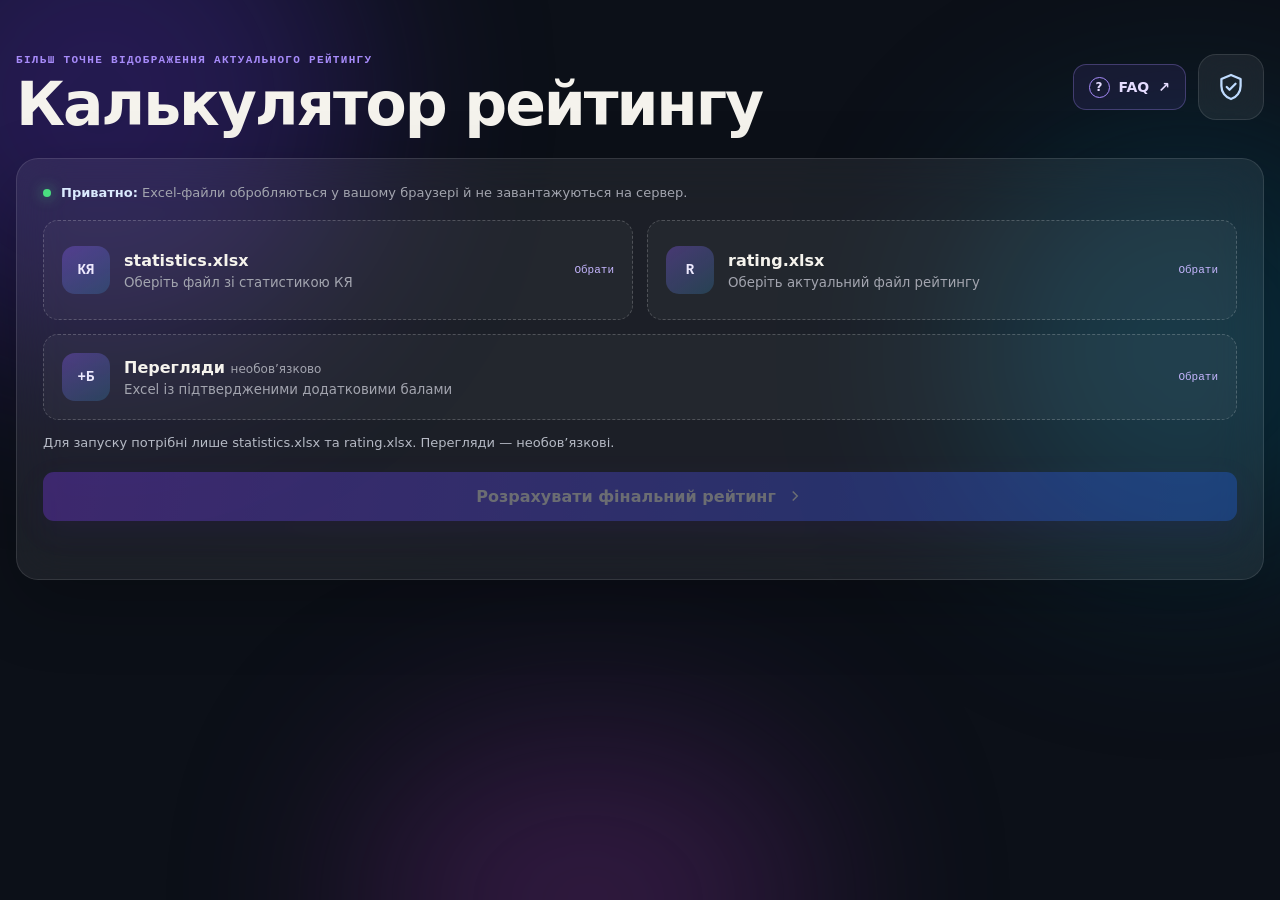
<file: index.html>
<!doctype html>
<html lang="uk">
<head>
  <meta charset="utf-8">
  <meta http-equiv="Content-Security-Policy" content="default-src 'none'; script-src 'self'; style-src 'self'; img-src data:; font-src 'self'; connect-src 'none'; object-src 'none'; base-uri 'none'; form-action 'none'; frame-src 'none'; worker-src 'none';">
  <meta name="referrer" content="no-referrer">
  <meta name="viewport" content="width=device-width, initial-scale=1">
  <meta name="description" content="Локальний розрахунок фінального рейтингу за Excel-файлами.">
  <title>Quality Rating</title>
  <link rel="icon" href="data:,">
  <link rel="stylesheet" href="styles.css?v=20260909-faq">
</head>
<body>
  <div class="aurora" aria-hidden="true">
    <span class="blob blob-a"></span>
    <span class="blob blob-b"></span>
    <span class="blob blob-c"></span>
  </div>

  <main class="shell">
    <header class="topbar">
      <div>
        <p class="eyebrow">Більш точне відображення актуального рейтингу</p>
        <h1>Калькулятор рейтингу</h1>
      </div>
      <div class="topbar-actions">
        <a class="help-link" href="faq.html" target="_blank" rel="noopener noreferrer" aria-label="FAQ — відповіді на запитання (у новій вкладці)" title="Довідка відкриється в новій вкладці">
          <span class="help-mark" aria-hidden="true">?</span>
          FAQ <span aria-hidden="true">↗</span>
        </a>
        <div class="shield" aria-label="Файли обробляються локально">
          <svg viewBox="0 0 24 24" aria-hidden="true"><path d="M12 3 4.8 6v5.2c0 4.5 2.9 8.5 7.2 9.8 4.3-1.3 7.2-5.3 7.2-9.8V6L12 3Z"/><path d="m8.8 12 2.1 2.1 4.5-4.5"/></svg>
        </div>
      </div>
    </header>

    <section class="panel input-panel">
      <div class="privacy-note">
        <span class="privacy-dot"></span>
        <span><strong>Приватно:</strong> Excel-файли обробляються у вашому браузері й не завантажуються на сервер.</span>
      </div>

      <div class="upload-grid">
        <label class="upload-card" id="qualityCard">
          <input id="qualityFile" type="file" accept=".xlsx" class="file-input">
          <span class="upload-icon">КЯ</span>
          <span class="upload-copy">
            <strong>statistics.xlsx</strong>
            <small id="qualityName">Оберіть файл зі статистикою КЯ</small>
          </span>
          <span class="upload-state" id="qualityState">Обрати</span>
        </label>

        <label class="upload-card" id="ratingCard">
          <input id="ratingFile" type="file" accept=".xlsx" class="file-input">
          <span class="upload-icon">R</span>
          <span class="upload-copy">
            <strong>rating.xlsx</strong>
            <small id="ratingName">Оберіть актуальний файл рейтингу</small>
          </span>
          <span class="upload-state" id="ratingState">Обрати</span>
        </label>
      </div>

      <div class="optional-upload">
        <label class="upload-card" id="reviewsCard">
          <input id="reviewsFile" type="file" accept=".xlsx" class="file-input">
          <span class="upload-icon">+Б</span>
          <span class="upload-copy">
            <strong>Перегляди <span class="optional-label">необов’язково</span></strong>
            <small id="reviewsName">Excel із підтвердженими додатковими балами</small>
          </span>
          <span class="upload-state" id="reviewsState">Обрати</span>
        </label>
        <button class="secondary-button" id="removeReviews" type="button" hidden>Прибрати перегляди</button>
      </div>

      <div class="sheet-row" id="sheetRow" hidden>
        <label for="sheetSelect">Лист фінального рейтингу</label>
        <select id="sheetSelect"></select>
      </div>

      <div class="sheet-row" id="reviewOptions" hidden>
        <label for="reviewPeriod">Місяць і рік переглядів — за датою замовлення</label>
        <input id="reviewPeriod" type="month" disabled>
        <p class="input-hint">Лише підтверджені записи («да» / «так») з числовими балами. Суми за місяць замінять колонку «перегляд»; без третього файлу залишаться значення з рейтингу. Місяць визначається з формул обраного листа — перевірте його.</p>
      </div>

      <section class="missing-box" id="reviewMapping" hidden>
        <strong>Потрібне зіставлення ПІБ переглядів</strong>
        <p>Без вибору працівника ці ПІБ не враховуються. Якщо це та сама людина, оберіть її нижче та натисніть «Розрахувати». Вибір діє лише для поточних файлів і місяця.</p>
        <div id="reviewMappingList"></div>
      </section>

      <p class="input-hint" id="readiness" aria-live="polite">Для запуску потрібні лише statistics.xlsx та rating.xlsx. Перегляди — необов’язкові.</p>
      <button class="primary-button" id="calculateButton" type="button" aria-describedby="readiness" disabled>
        <span>Розрахувати фінальний рейтинг</span>
        <svg viewBox="0 0 24 24" aria-hidden="true"><path d="m9 18 6-6-6-6"/></svg>
      </button>
      <p class="progress" id="progress" aria-live="polite"></p>
    </section>

    <section class="results" id="results" hidden>
      <div class="summary-grid">
        <article class="summary-card"><span>Працівників</span><strong id="totalCount">0</strong></article>
        <article class="summary-card"><span>Знайдено КЯ</span><strong id="foundCount">0</strong></article>
        <article class="summary-card warning"><span>Без КЯ</span><strong id="missingCount">0</strong></article>
        <article class="summary-card"><span>Лист</span><strong class="sheet-summary" id="sheetSummary">—</strong></article>
      </div>

      <div class="panel rating-panel">
        <div class="results-head">
          <div>
            <p class="eyebrow">Результат</p>
            <h2>Фінальний рейтинг</h2>
          </div>
          <div class="actions">
            <button class="download-button" id="downloadExcel" type="button">Завантажити Excel</button>
          </div>
        </div>

        <div class="zone-legend" aria-label="Кольорові зони">
          <span class="zone-pill green">10%</span>
          <span class="zone-pill light-green">20%</span>
          <span class="zone-pill yellow">40%</span>
          <span class="zone-pill pink">20%</span>
          <span class="zone-pill red">10%</span>
        </div>

        <p class="input-hint" id="participationSummary" aria-live="polite"></p>
        <div class="missing-box" id="missingBox" hidden>
          <strong>Потрібна увага</strong>
          <p id="missingText"></p>
        </div>

        <p class="input-hint" id="reviewSummary" aria-live="polite"></p>
        <details class="review-details" id="reviewDetails" hidden>
          <summary>Зміни переглядів і записи, що потребують уваги</summary>
          <pre id="reviewAudit"></pre>
        </details>

        <div class="table-wrap" tabindex="0" role="region" aria-label="Повна таблиця рейтингу, горизонтальна прокрутка">
          <table id="ratingTable">
            <thead>
              <tr id="ratingHead"></tr>
            </thead>
            <tbody id="ratingBody"></tbody>
          </table>
        </div>
      </div>
    </section>

  </main>

  <div class="toast" id="toast" role="status"></div>

  <script src="exceljs-4.4.0.min.js"></script>
  <script src="rating-core.js?v=20260909-gray"></script>
  <script src="app.js?v=20260909-excel-only"></script>
</body>
</html>
</file>
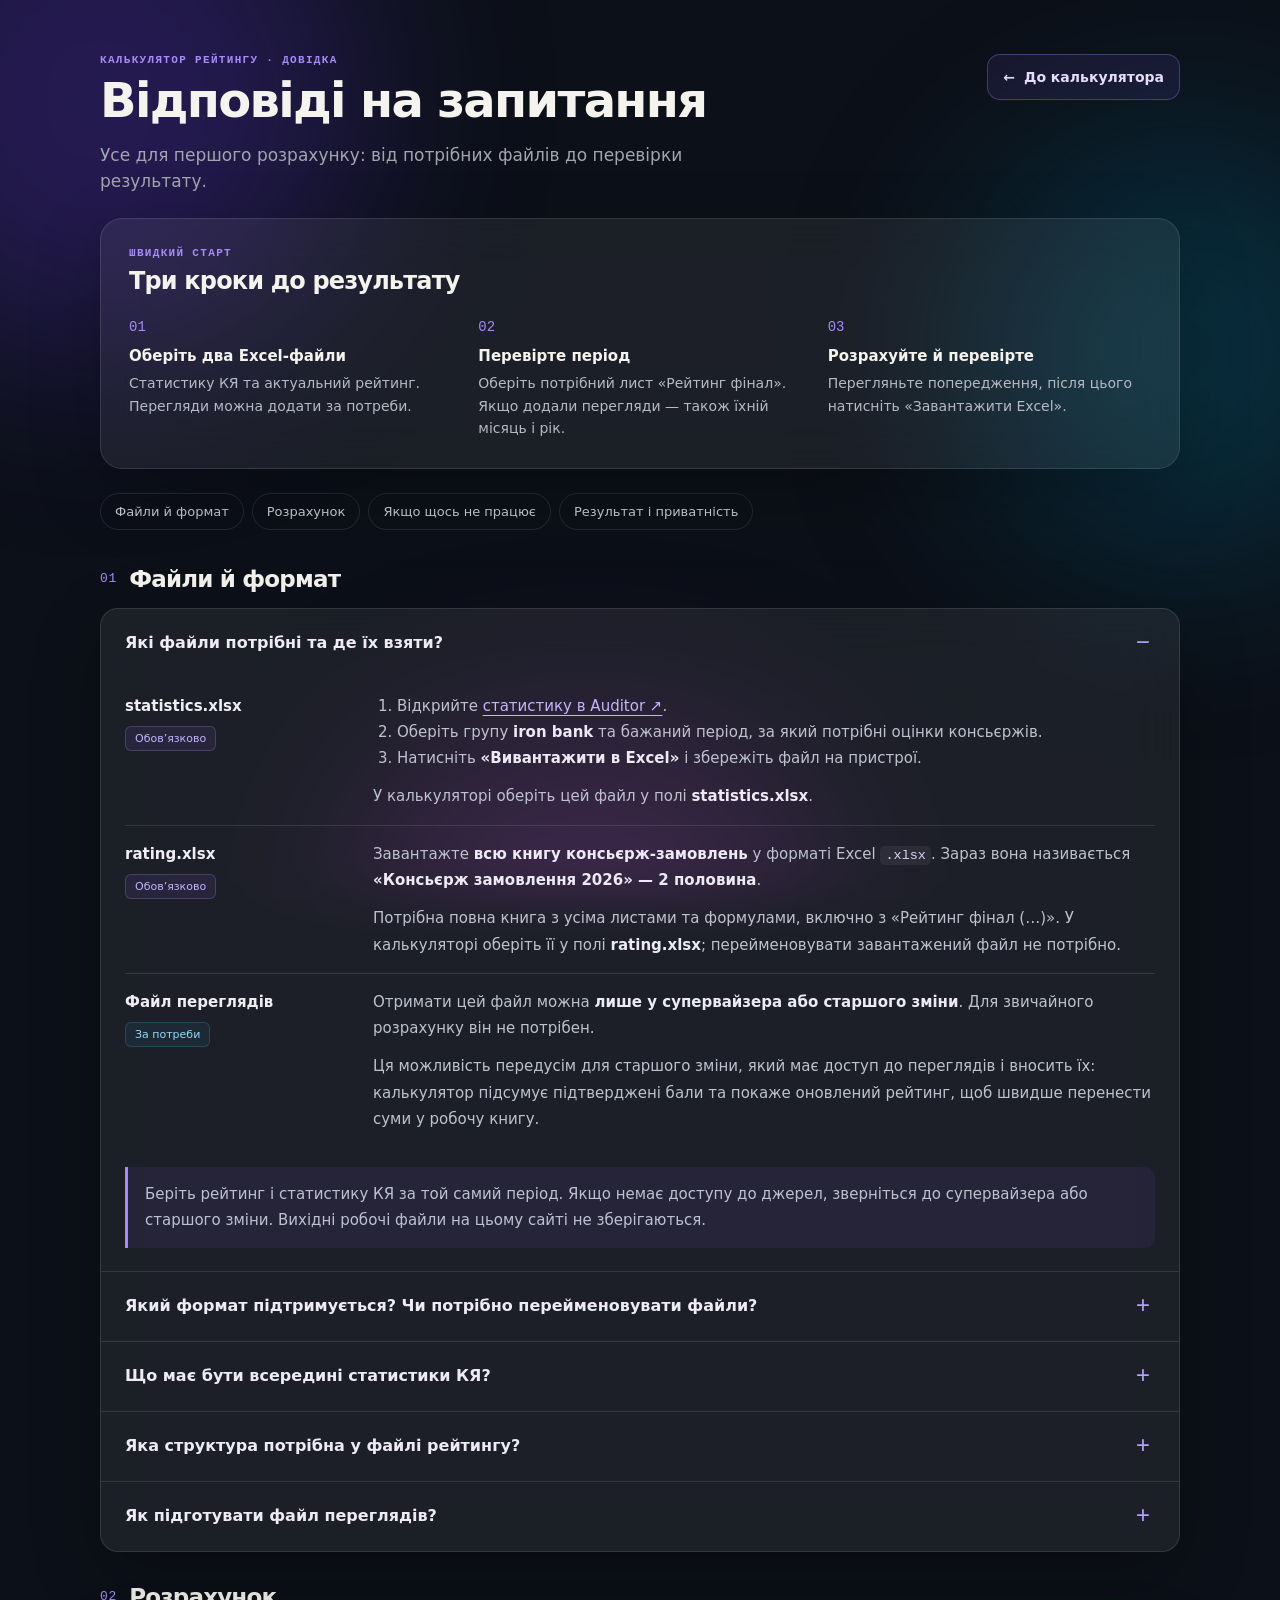
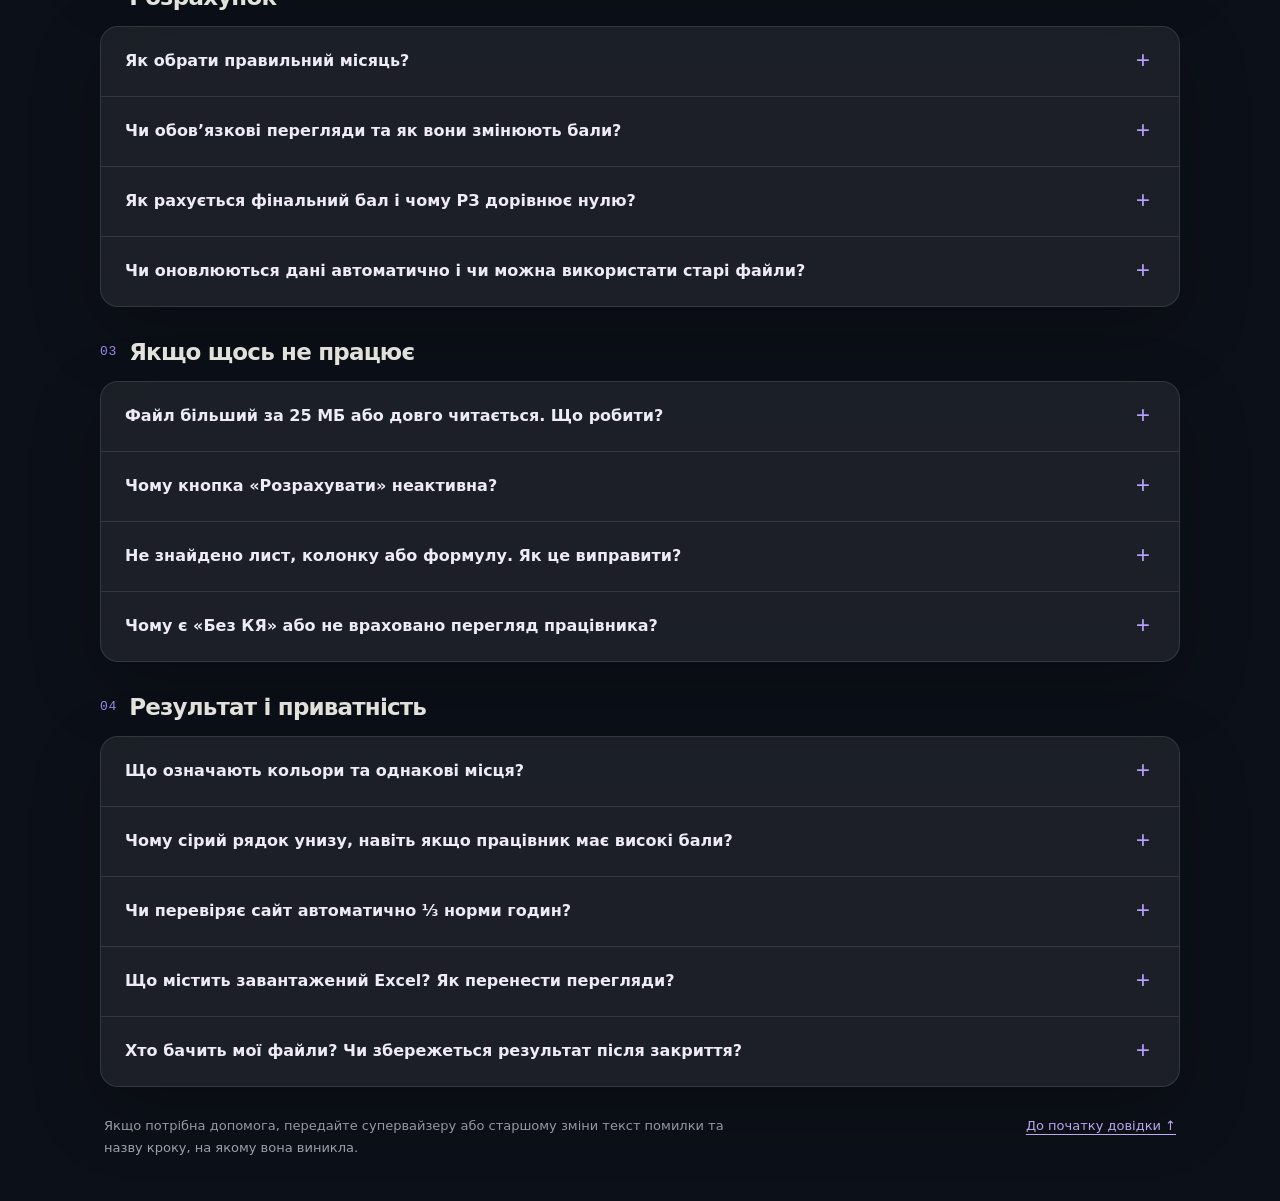
<file: faq.html>
<!doctype html>
<html lang="uk">
<head>
  <meta charset="utf-8">
  <meta http-equiv="Content-Security-Policy" content="default-src 'none'; script-src 'self'; style-src 'self'; img-src data:; font-src 'self'; connect-src 'none'; object-src 'none'; base-uri 'none'; form-action 'none'; frame-src 'none'; worker-src 'none';">
  <meta name="referrer" content="no-referrer">
  <meta name="viewport" content="width=device-width, initial-scale=1">
  <meta name="description" content="Довідка калькулятора рейтингу: де взяти Excel-файли, який формат потрібен, як враховуються КЯ та перегляди і що робити з помилками.">
  <title>FAQ — Калькулятор рейтингу</title>
  <link rel="icon" href="data:,">
  <link rel="stylesheet" href="styles.css?v=20260909-faq">
</head>
<body>
  <div class="aurora" aria-hidden="true">
    <span class="blob blob-a"></span>
    <span class="blob blob-b"></span>
    <span class="blob blob-c"></span>
  </div>

  <main class="shell faq-shell" id="top">
    <header class="topbar faq-topbar">
      <div>
        <p class="eyebrow">Калькулятор рейтингу · Довідка</p>
        <h1>Відповіді на запитання</h1>
        <p class="subtitle">Усе для першого розрахунку: від потрібних файлів до перевірки результату.</p>
      </div>
      <a class="help-link" href="index.html"><span aria-hidden="true">←</span> До калькулятора</a>
    </header>

    <section class="panel faq-start" aria-labelledby="start-title">
      <p class="eyebrow">Швидкий старт</p>
      <h2 id="start-title">Три кроки до результату</h2>
      <ol class="faq-steps">
        <li><strong>Оберіть два Excel-файли</strong><span>Статистику КЯ та актуальний рейтинг. Перегляди можна додати за потреби.</span></li>
        <li><strong>Перевірте період</strong><span>Оберіть потрібний лист «Рейтинг фінал». Якщо додали перегляди — також їхній місяць і рік.</span></li>
        <li><strong>Розрахуйте й перевірте</strong><span>Перегляньте попередження, після цього натисніть «Завантажити Excel».</span></li>
      </ol>
    </section>

    <nav class="faq-nav" aria-label="Розділи довідки">
      <a href="#files">Файли й формат</a>
      <a href="#calculation">Розрахунок</a>
      <a href="#problems">Якщо щось не працює</a>
      <a href="#results-help">Результат і приватність</a>
    </nav>

    <section class="faq-section" id="files" aria-labelledby="files-title">
      <h2 id="files-title"><span aria-hidden="true">01</span> Файли й формат</h2>
      <div class="panel faq-group">
        <details class="faq-item" open>
          <summary>Які файли потрібні та де їх взяти?</summary>
          <div class="faq-answer">
            <dl class="faq-specs">
              <div>
                <dt>statistics.xlsx <span class="faq-badge">Обов’язково</span></dt>
                <dd>
                  <ol>
                    <li>Відкрийте <a href="https://auditor.ftband.net/statistics/for-operator" target="_blank" rel="noopener noreferrer">статистику в Auditor <span aria-hidden="true">↗</span><span class="visually-hidden"> (у новій вкладці)</span></a>.</li>
                    <li>Оберіть групу <strong>iron bank</strong> та бажаний період, за який потрібні оцінки консьєржів.</li>
                    <li>Натисніть <strong>«Вивантажити в Excel»</strong> і збережіть файл на пристрої.</li>
                  </ol>
                  <p>У калькуляторі оберіть цей файл у полі <strong>statistics.xlsx</strong>.</p>
                </dd>
              </div>
              <div>
                <dt>rating.xlsx <span class="faq-badge">Обов’язково</span></dt>
                <dd>
                  <p>Завантажте <strong>всю книгу консьєрж-замовлень</strong> у форматі Excel <code>.xlsx</code>. Зараз вона називається <strong>«Консьєрж замовлення 2026» — 2 половина</strong>.</p>
                  <p>Потрібна повна книга з усіма листами та формулами, включно з «Рейтинг фінал (…)». У калькуляторі оберіть її у полі <strong>rating.xlsx</strong>; перейменовувати завантажений файл не потрібно.</p>
                </dd>
              </div>
              <div>
                <dt>Файл переглядів <span class="faq-badge optional">За потреби</span></dt>
                <dd>
                  <p>Отримати цей файл можна <strong>лише у супервайзера або старшого зміни</strong>. Для звичайного розрахунку він не потрібен.</p>
                  <p>Ця можливість передусім для старшого зміни, який має доступ до переглядів і вносить їх: калькулятор підсумує підтверджені бали та покаже оновлений рейтинг, щоб швидше перенести суми у робочу книгу.</p>
                </dd>
              </div>
            </dl>
            <p class="faq-callout">Беріть рейтинг і статистику КЯ за той самий період. Якщо немає доступу до джерел, зверніться до супервайзера або старшого зміни. Вихідні робочі файли на цьому сайті не зберігаються.</p>
          </div>
        </details>
        <details class="faq-item">
          <summary>Який формат підтримується? Чи потрібно перейменовувати файли?</summary>
          <div class="faq-answer">
            <p>Усі файли мають бути книгами Excel <code>.xlsx</code>. Назва файлу може бути іншою: оберіть статистику, рейтинг і перегляди у відповідних полях. Важливі вміст, назви листів і заголовки колонок.</p>
            <p><code>.xls</code>, <code>.csv</code>, PDF, ZIP, скриншоти та посилання на таблицю не підходять. Якщо джерело — онлайн-таблиця, збережіть або експортуйте її як книгу Excel <code>.xlsx</code>. Просте перейменування розширення не змінює формат.</p>
          </div>
        </details>
        <details class="faq-item">
          <summary>Що має бути всередині статистики КЯ?</summary>
          <div class="faq-answer">
            <p>На <strong>першому листі</strong> потрібні колонки <strong>«ПІБ» або «ПІБ КС»</strong> та <strong>«Середній бал»</strong>. Заголовки мають бути в перших п’яти рядках, дані — нижче.</p>
            <p>У ПІБ зазначайте прізвище та ім’я; середній бал має бути числом, наприклад <code>90</code> або <code>86,8</code>. Використовуйте один підсумковий запис на працівника: дублікати прізвища та імені не отримають КЯ автоматично.</p>
          </div>
        </details>
        <details class="faq-item">
          <summary>Яка структура потрібна у файлі рейтингу?</summary>
          <div class="faq-answer">
            <p>Назва потрібного листа має починатися з <strong>«Рейтинг фінал»</strong>, наприклад «Рейтинг фінал (Вересень)». Після читання файлу оберіть його у списку.</p>
            <p>Збережіть стандартну таблицю: «ПІБ КС», «набрано балів», «перегляд», «години (графік)», «поза рейтингом», «години в рейтинг», «бали на годину», «ефективність», «рейтингу», «РЗ», «РЗ в рейтингу», «КК», «КК в рейтингу», «Фінал».</p>
            <p>Заголовки мають стояти в одному з перших десяти рядків. Зберігайте початкову структуру, формули та кольори рядків: за формулами сайт визначає базу ефективності, а сіре позначення означає, що працівник не рейтингується. Повна книга також може допомогти зіставити працівників, коли в рейтингу вказані лише прізвища.</p>
          </div>
        </details>
        <details class="faq-item">
          <summary>Як підготувати файл переглядів?</summary>
          <div class="faq-answer">
            <p>Використовуйте лист <strong>«Перегляди» або «Пересмотры»</strong>. В одному з перших десяти рядків мають бути заголовки:</p>
            <ul>
              <li><strong>«ПІБ консьерж»</strong> або «ПІБ консьєржа», «ПІБ КС», «ПІБ»;</li>
              <li><strong>«Дата замовлення»</strong> — також підтримується повний заголовок із приміткою про 5 днів;</li>
              <li><strong>«Рішення»</strong> або «Решение»;</li>
              <li><strong>«Додаткові бали»</strong>, «Кількість додаткових балів» або «Количество добавленных баллов».</li>
            </ul>
            <p>Один рядок — один запис перегляду. Дата — дата Excel або текст на кшталт <code>09.09.2026</code> чи <code>2026-09-09</code>; бали — число. Не додавайте дублікати одного рішення: кожен рядок враховується окремо.</p>
          </div>
        </details>
      </div>
    </section>

    <section class="faq-section" id="calculation" aria-labelledby="calculation-title">
      <h2 id="calculation-title"><span aria-hidden="true">02</span> Розрахунок</h2>
      <div class="panel faq-group">
        <details class="faq-item">
          <summary>Як обрати правильний місяць?</summary>
          <div class="faq-answer">
            <p>Після читання рейтингу перевірте лист у списку: автоматичний вибір може не відповідати потрібному вам місяцю. Статистика КЯ має стосуватися того самого періоду — сайт цього автоматично не перевіряє.</p>
            <p>Якщо додали перегляди, перевірте ще й поле місяця та року. Воно заповнюється з формул обраного листа, коли це можливо; інакше вкажіть період вручну. Перегляди відбираються за <strong>датою замовлення</strong>, а не датою відправлення форми.</p>
          </div>
        </details>
        <details class="faq-item">
          <summary>Чи обов’язкові перегляди та як вони змінюють бали?</summary>
          <div class="faq-answer">
            <p><strong>Достатньо двох файлів.</strong> Без третього файлу сайт залишає значення колонки «перегляд» із вихідного рейтингу.</p>
            <p>З третім файлом сумуються записи обраного місяця з рішенням <strong>«да», «так» або «yes»</strong>, числовими балами та зіставленим ПІБ. Ця сума <strong>замінює</strong> попередній «перегляд» кожного працівника. Якщо врахованих записів для нього немає, буде 0.</p>
            <p>Перевірте блок «Зміни переглядів і записи, що потребують уваги». Щоб повернути значення з вихідного рейтингу, натисніть «Прибрати перегляди» та розрахуйте ще раз.</p>
          </div>
        </details>
        <details class="faq-item">
          <summary>Як рахується фінальний бал і чому РЗ дорівнює нулю?</summary>
          <div class="faq-answer">
            <p>КК у результаті — це КЯ зі статистики. Його внесок становить 40%; внесок ефективності — також 40%. <strong>РЗ та «РЗ в рейтингу» дорівнюють 0</strong>, оскільки актуальний рівень знань береться з іншого джерела й у цей калькулятор не імпортується. Його вага не перерозподіляється.</p>
            <p class="faq-formula">Фінал = КЯ × 0,4 + ефективність × 0,4</p>
            <p>Наприклад, КЯ 90 та ефективність 100 дають <strong>36 + 40 = 76</strong>.</p>
            <p>Години в рейтингу = години за графіком − години поза рейтингом. Бали на годину = (набрані бали + перегляд) / години в рейтингу. Ефективність порівнює цей показник із базою, визначеною формулою вихідного рейтингу. Якщо база — максимум групи працівників, сірі рядки до неї не входять.</p>
          </div>
        </details>
        <details class="faq-item">
          <summary>Чи оновлюються дані автоматично і чи можна використати старі файли?</summary>
          <div class="faq-answer">
            <p>Результат відображає стан обраних файлів на момент розрахунку. Сайт не підтягує нові оцінки чи рішення з робочих систем. Зі старими файлами ви отримаєте результат на основі старих даних.</p>
            <p>Щоб оновити рейтинг, отримайте актуальні вивантаження, оберіть їх і знову натисніть «Розрахувати». Зміна файлу, листа чи місяця скидає попередній результат і ручне зіставлення переглядів.</p>
          </div>
        </details>
      </div>
    </section>

    <section class="faq-section" id="problems" aria-labelledby="problems-title">
      <h2 id="problems-title"><span aria-hidden="true">03</span> Якщо щось не працює</h2>
      <div class="panel faq-group">
        <details class="faq-item">
          <summary>Файл більший за 25 МБ або довго читається. Що робити?</summary>
          <div class="faq-answer">
            <p>У калькуляторі <strong>немає встановленого обмеження 25 МБ</strong>: файл обирається з вашого пристрою та обробляється у браузері. Його не потрібно завантажувати на хостинг сайту або надсилати в чат.</p>
            <p>Велика книга може читатися довше. Дочекайтеся позначки «Готово» й появи списку листів. Швидкість і максимальний розмір залежать від пам’яті пристрою та браузера. Якщо вкладка зависає, закрийте зайві вкладки або спробуйте на комп’ютері з більшою кількістю вільної пам’яті.</p>
          </div>
        </details>
        <details class="faq-item">
          <summary>Чому кнопка «Розрахувати» неактивна?</summary>
          <div class="faq-answer">
            <p>Прочитайте підказку безпосередньо над кнопкою: вона пояснює, чого бракує. Переконайтеся, що обрано статистику КЯ та рейтинг, читання рейтингу завершилося й вибрано фінальний лист.</p>
            <p>Якщо додали перегляди, потрібен коректний файл та заповнений місяць і рік. Помилковий файл можна прибрати кнопкою «Прибрати перегляди» й продовжити з двома файлами.</p>
          </div>
        </details>
        <details class="faq-item">
          <summary>Не знайдено лист, колонку або формулу. Як це виправити?</summary>
          <div class="faq-answer">
            <p>Звірте файл із вимогами в розділі <a href="#files">«Файли й формат»</a>: правильне поле вибору, потрібний лист, початкові заголовки й формули. Візьміть повну вихідну книгу рейтингу, якщо раніше копіювали лише значення.</p>
            <p>Якщо у файлі є формули, відкрийте його в Excel, дочекайтеся перерахунку й збережіть перед повторним вибором. Це оновить збережені результати формул.</p>
            <p>Коли повідомлення стосується невідомої формули ефективності, попросіть відповідального за рейтинг перевірити структуру книги. Сайт підтримує правило нормування з робочого рейтингу й не виконує довільні формули Excel.</p>
          </div>
        </details>
        <details class="faq-item">
          <summary>Чому є «Без КЯ» або не враховано перегляд працівника?</summary>
          <div class="faq-answer">
            <p><strong>Для КЯ:</strong> перевірте наявність працівника у статистиці, написання прізвища та імені, числовий середній бал і відсутність дублікатів. Якщо оцінку не вдалося зіставити, внесок КЯ тимчасово становить 0, а результат є попереднім. Виправте джерело та перерахуйте.</p>
            <p><strong>Для переглядів:</strong> перевірте дату замовлення, рішення, бали та журнал. Якщо з’явився блок «Потрібне зіставлення ПІБ переглядів», оберіть відповідного працівника, лише коли впевнені, що це та сама людина, й натисніть «Розрахувати» ще раз. Без зіставлення ці записи не враховуються.</p>
          </div>
        </details>
      </div>
    </section>

    <section class="faq-section" id="results-help" aria-labelledby="results-title">
      <h2 id="results-title"><span aria-hidden="true">04</span> Результат і приватність</h2>
      <div class="panel faq-group">
        <details class="faq-item">
          <summary>Що означають кольори та однакові місця?</summary>
          <div class="faq-answer">
            <p>Учасники рейтингу відсортовані від найбільшого фінального бала. Зони за місцем: зелена — верхні 10%, салатова — наступні 20%, жовта — середні 40%, рожева — наступні 20%, червона — нижні 10%. Частки рахуються лише серед тих, хто рейтингується та має розрахований фінальний бал.</p>
            <p>Однакові фінальні бали отримують однакове місце та зону. Через нічиї та невелику кількість працівників частки зон можуть бути приблизними.</p>
            <p>Сірі рядки розташовані після всіх учасників рейтингу й не займають місць у кольорових зонах. Причину вказано в колонці «Статус КЯ / розрахунку».</p>
          </div>
        </details>
        <details class="faq-item">
          <summary>Чому сірий рядок унизу, навіть якщо працівник має високі бали?</summary>
          <div class="faq-answer">
            <p><strong>Сіре позначення у вихідному фінальному листі означає «не рейтингується».</strong> Наприклад, так позначають новачків, які щойно почали працювати, або працівників із менш ніж ⅓ норми годин за місяць.</p>
            <p>Калькулятор зберігає цей статус: працівник залишається в сірій зоні внизу таблиці, без місця та участі в розподілі кольорових зон, навіть якщо його фінальний бал вищий за бали інших. Його рядок також виключається з групи MAX для бази ефективності.</p>
            <p>КЯ, перегляди та інші показники залишаються в таблиці. Фінальний бал, якщо його можливо розрахувати, показується довідково. Те саме правило діє в завантаженому Excel.</p>
            <p>Сайт враховує звичайну сіру заливку та підтримувані правила умовного форматування вихідного файлу. Тому завантажуйте всю книгу зі збереженим оформленням. Якщо всі працівники сірі, місця не призначаються, а фінальний бал без бази учасників не розраховується.</p>
          </div>
        </details>
        <details class="faq-item">
          <summary>Чи перевіряє сайт автоматично ⅓ норми годин?</summary>
          <div class="faq-answer">
            <p>Участь визначається за <strong>сірим позначенням у вихідному файлі</strong>. Окрему перевірку місячної норми сайт не виконує: норма може змінюватися, і вона не задається в калькуляторі. Якщо працівник не має рейтингуватися через малу кількість годин, це має бути позначено сірим у робочому рейтингу.</p>
            <p>Окремо сайт перевіряє можливість розрахунку. За відсутніх балів або непозитивних годин у рейтингу фінал і місце не визначаються; такий рядок теж сірий, із поясненням у статусі. Якщо проблема є в учасника базової групи ефективності, потрібно виправити дані перед розрахунком.</p>
          </div>
        </details>
        <details class="faq-item">
          <summary>Що містить завантажений Excel? Як перенести перегляди?</summary>
          <div class="faq-answer">
            <p><strong>«Завантажити Excel»</strong> створює <code>current_final_rating.xlsx</code> із розрахованою таблицею, місцями, статусами та легендою. Якщо використовували третій файл, додаються журнал переглядів і лист зі змінами сум.</p>
            <p><strong>Для старшого зміни:</strong> перевірте суми на листі «Зміни переглядів» у завантаженому Excel та перенесіть їх до робочого рейтингу за ПІБ. Результат відсортований за фінальним балом, тому перед вставкою обов’язково звірте порядок працівників. Сайт сам не записує зміни у робочу книгу.</p>
            <p>Excel містить готові значення на момент розрахунку. Для оновлення повторіть розрахунок на сайті. Початкові файли залишаються без змін.</p>
          </div>
        </details>
        <details class="faq-item">
          <summary>Хто бачить мої файли? Чи збережеться результат після закриття?</summary>
          <div class="faq-answer">
            <p>Excel-файли та розрахунок обробляються у вашому браузері й не надсилаються на сервер. Інші відвідувачі сайту не бачать файлів або результатів у вашій вкладці.</p>
            <p>Сайт не зберігає вибрані файли, результати чи ручні зіставлення між сеансами. <strong>Перед оновленням або закриттям вкладки завантажте результат.</strong> Збережений Excel залишиться на вашому пристрої.</p>
            <p>FAQ відкривається в окремій вкладці: щоб продовжити роботу з уже обраними файлами, поверніться до попередньої вкладки калькулятора.</p>
          </div>
        </details>
      </div>
    </section>

    <footer class="faq-footer">
      <p>Якщо потрібна допомога, передайте супервайзеру або старшому зміни текст помилки та назву кроку, на якому вона виникла.</p>
      <a href="#top">До початку довідки ↑</a>
    </footer>
  </main>
</body>
</html>
</file>
<file: styles.css>
:root {
  --bg: #0c1018;
  --panel: rgba(255, 255, 255, 0.065);
  --panel-border: rgba(255, 255, 255, 0.11);
  --text: #f5f3ed;
  --muted: #a3a5af;
  --muted-2: #696d78;
  --accent: #8b5cf6;
  --accent-2: #38bdf8;
  --green: #70ad47;
  --light-green: #c6e0b4;
  --yellow: #ffd966;
  --pink: #f4cccc;
  --red: #e06666;
  --sans: "Segoe UI", system-ui, sans-serif;
  --mono: Consolas, "Liberation Mono", monospace;
}

* { box-sizing: border-box; }

body {
  min-height: 100vh;
  margin: 0;
  background: var(--bg);
  color: var(--text);
  font-family: var(--sans);
  overflow-x: hidden;
}

button, select, input { font: inherit; }
button { -webkit-tap-highlight-color: transparent; }

.aurora {
  position: fixed;
  inset: 0;
  overflow: hidden;
  pointer-events: none;
  z-index: 0;
}

.blob {
  position: absolute;
  border-radius: 999px;
  filter: blur(100px);
  opacity: 0.34;
  animation: drift 22s ease-in-out infinite;
}

.blob-a { width: 520px; height: 520px; background: #5530bf; left: -160px; top: -160px; }
.blob-b { width: 430px; height: 430px; background: #036987; right: -120px; top: 15%; animation-delay: -7s; }
.blob-c { width: 460px; height: 320px; background: #7c2d92; left: 28%; bottom: -160px; animation-delay: -13s; }

@keyframes drift {
  0%, 100% { transform: translate3d(0, 0, 0) scale(1); }
  50% { transform: translate3d(35px, -25px, 0) scale(1.08); }
}

.shell {
  position: relative;
  z-index: 1;
  width: min(1680px, calc(100% - 32px));
  margin: 0 auto;
  padding: 54px 0 32px;
}

.topbar {
  display: flex;
  align-items: flex-start;
  justify-content: space-between;
  gap: 28px;
  margin-bottom: 24px;
}

.eyebrow {
  margin: 0 0 8px;
  color: #a78bfa;
  font-family: var(--mono);
  font-size: 11px;
  font-weight: 600;
  letter-spacing: .12em;
  text-transform: uppercase;
}

h1, h2 { margin: 0; letter-spacing: -.035em; }
h1 { font-size: clamp(34px, 6vw, 60px); line-height: 1; }
h2 { font-size: 28px; }

.subtitle {
  max-width: 620px;
  margin: 14px 0 0;
  color: var(--muted);
  font-size: 17px;
  line-height: 1.55;
}

.shield {
  display: grid;
  flex: 0 0 auto;
  width: 66px;
  height: 66px;
  place-items: center;
  border: 1px solid var(--panel-border);
  border-radius: 18px;
  background: var(--panel);
  backdrop-filter: blur(18px);
}

.shield svg { width: 32px; fill: none; stroke: #bfdbfe; stroke-linecap: round; stroke-linejoin: round; stroke-width: 1.7; }

.panel {
  border: 1px solid var(--panel-border);
  border-radius: 22px;
  background: var(--panel);
  box-shadow: 0 24px 70px rgba(0, 0, 0, .24);
  backdrop-filter: blur(24px);
}

.input-panel { padding: 26px; }

.privacy-note {
  display: flex;
  align-items: center;
  gap: 10px;
  margin-bottom: 20px;
  color: var(--muted);
  font-size: 13px;
}

.privacy-note strong { color: #dbeafe; }
.privacy-dot { width: 8px; height: 8px; border-radius: 50%; background: #4ade80; box-shadow: 0 0 14px rgba(74, 222, 128, .7); }

.upload-grid { display: grid; grid-template-columns: 1fr 1fr; gap: 14px; }

.upload-card {
  position: relative;
  display: flex;
  min-width: 0;
  min-height: 100px;
  align-items: center;
  gap: 14px;
  padding: 18px;
  border: 1px dashed rgba(255, 255, 255, .2);
  border-radius: 15px;
  background: rgba(255, 255, 255, .035);
  cursor: pointer;
  transition: transform .16s ease, border-color .16s ease, background .16s ease;
}

.upload-card:hover { transform: translateY(-2px); border-color: rgba(139, 92, 246, .75); background: rgba(139, 92, 246, .07); }
.upload-card.ready { border-style: solid; border-color: rgba(74, 222, 128, .5); background: rgba(74, 222, 128, .055); }

.upload-icon {
  display: grid;
  flex: 0 0 auto;
  width: 48px;
  height: 48px;
  place-items: center;
  border-radius: 13px;
  background: linear-gradient(145deg, rgba(139, 92, 246, .35), rgba(56, 189, 248, .18));
  color: #ede9fe;
  font-family: var(--mono);
  font-size: 14px;
  font-weight: 600;
}

.upload-copy { min-width: 0; flex: 1; }
.upload-copy strong { display: block; margin-bottom: 5px; }
.upload-copy small { display: block; overflow: hidden; color: var(--muted); text-overflow: ellipsis; white-space: nowrap; }
.upload-state { color: #c4b5fd; font-family: var(--mono); font-size: 11px; }
.ready .upload-state { color: #4ade80; }

.sheet-row { margin-top: 16px; }
.sheet-row label { display: block; margin-bottom: 7px; color: var(--muted); font-size: 11px; font-weight: 600; letter-spacing: .08em; text-transform: uppercase; }

select, input[type="month"] {
  width: 100%;
  padding: 13px 14px;
  border: 1px solid rgba(255, 255, 255, .14);
  border-radius: 10px;
  outline: none;
  background: #171c27;
  color: var(--text);
}

.primary-button, .download-button, .secondary-button {
  border: 0;
  border-radius: 11px;
  color: white;
  cursor: pointer;
  font-weight: 600;
  transition: transform .15s ease, filter .15s ease, opacity .15s ease;
}

.primary-button {
  display: flex;
  width: 100%;
  align-items: center;
  justify-content: center;
  gap: 10px;
  margin-top: 18px;
  padding: 15px 18px;
  background: linear-gradient(100deg, #7c3aed, #2563eb);
  box-shadow: 0 10px 30px rgba(76, 29, 149, .3);
}

.primary-button svg { width: 18px; fill: none; stroke: currentColor; stroke-width: 2; }
.primary-button:not(:disabled):hover, .download-button:hover, .secondary-button:hover { transform: translateY(-1px); filter: brightness(1.08); }
.primary-button:disabled { cursor: not-allowed; opacity: .35; }
.primary-button.loading { cursor: wait; opacity: .75; }

.progress { min-height: 20px; margin: 12px 0 0; color: var(--muted); font-family: var(--mono); font-size: 12px; text-align: center; }
.progress.error { color: #fca5a5; }

.results { margin-top: 18px; }
.summary-grid { display: grid; grid-template-columns: repeat(4, 1fr); gap: 12px; margin-bottom: 12px; }

.summary-card {
  min-height: 108px;
  padding: 18px;
  border: 1px solid var(--panel-border);
  border-radius: 16px;
  background: rgba(255, 255, 255, .055);
  backdrop-filter: blur(18px);
}

.summary-card span { display: block; margin-bottom: 10px; color: var(--muted); font-size: 12px; }
.summary-card strong { font-family: var(--mono); font-size: 28px; }
.summary-card.warning strong { color: #fbbf24; }
.summary-card .sheet-summary { display: block; overflow: hidden; font-family: var(--sans); font-size: 14px; line-height: 1.35; text-overflow: ellipsis; }

.rating-panel { padding: 24px; }
.results-head { display: flex; align-items: center; justify-content: space-between; gap: 18px; }
.actions { display: flex; gap: 9px; }
.download-button, .secondary-button { padding: 11px 15px; }
.download-button { background: linear-gradient(100deg, #7c3aed, #2563eb); }
.secondary-button { border: 1px solid rgba(255, 255, 255, .15); background: rgba(255, 255, 255, .08); }

.zone-legend { display: grid; grid-template-columns: 1fr 2fr 4fr 2fr 1fr; gap: 5px; margin: 20px 0 14px; }
.zone-pill { padding: 6px 4px; border-radius: 6px; color: #1a1a1a; font-family: var(--mono); font-size: 11px; font-weight: 600; text-align: center; }
.green { background: var(--green); }
.light-green { background: var(--light-green); }
.yellow { background: var(--yellow); }
.pink { background: var(--pink); }
.red { background: var(--red); }

.missing-box { margin: 14px 0; padding: 14px 16px; border: 1px solid rgba(251, 191, 36, .25); border-radius: 10px; background: rgba(251, 191, 36, .07); }
.missing-box strong { color: #fbbf24; font-size: 13px; }
.missing-box p { margin: 5px 0 0; color: #d1d5db; font-size: 13px; line-height: 1.55; }

.table-wrap { max-height: 620px; overflow: auto; border: 1px solid rgba(255, 255, 255, .1); border-radius: 12px; }
table { width: 100%; border-collapse: separate; border-spacing: 0; color: #171717; font-size: 13px; }
thead { position: sticky; top: 0; z-index: 2; }
th { padding: 12px; background: #202633; color: #e5e7eb; font-size: 11px; font-weight: 600; letter-spacing: .04em; text-align: left; text-transform: uppercase; }
td { padding: 10px 12px; border-top: 1px solid rgba(0, 0, 0, .08); font-variant-numeric: tabular-nums; }
td:first-child { position: sticky; left: 0; z-index: 1; font-weight: 600; text-align: left; min-width: 170px; }
th:first-child { position: sticky; left: 0; z-index: 3; min-width: 170px; }
td:nth-child(n+2):not(:last-child) { font-family: var(--mono); text-align: right; }
th { min-width: 82px; padding: 10px 7px; text-transform: none; letter-spacing: 0; }
td { padding: 7px; white-space: nowrap; }
#ratingTable { min-width: 1430px; font-size: 12px; }
#ratingTable td:last-child { max-width: 190px; white-space: normal; }
tr.zone-unrated td { background: #d9d9d9; }
.changed-review { box-shadow: inset 0 -2px #325a8f; font-weight: 700; }
.optional-upload { margin-top: 14px; display: flex; gap: 12px; align-items: center; }
.optional-upload .upload-card { flex: 1; min-width: 0; min-height: 82px; }
.optional-label { color: var(--muted); font-size: 12px; font-weight: normal; }
.input-hint { color: #b6bac5; font-size: 13px; line-height: 1.6; }
.review-warning { color: #fcd475; }
.mapping-item { display: grid; grid-template-columns: minmax(160px, 1fr) minmax(200px, 2fr); align-items: center; gap: 12px; margin-top: 12px; font-size: 13px; }
.review-details { border: 1px solid var(--panel-border); border-radius: 10px; padding: 12px; margin: 12px 0; }
.review-details summary { cursor: pointer; font-size: 13px; color: #d4c3ff; }
.review-details pre { white-space: pre-wrap; overflow-wrap: anywhere; max-height: 250px; overflow: auto; font: 12px/1.6 var(--mono); }
.file-input { position: absolute; width: 1px; height: 1px; opacity: 0; }
.upload-card:focus-within { outline: 2px solid #a78bfa; outline-offset: 3px; }
button:focus-visible, select:focus-visible, input:focus-visible, a:focus-visible, summary:focus-visible, .table-wrap:focus-visible { outline: 2px solid #a78bfa; outline-offset: 3px; }
button:disabled { cursor: wait; opacity: .5; }
[hidden] { display: none !important; }
tr.zone-green td { background: var(--green); }
tr.zone-light-green td { background: var(--light-green); }
tr.zone-yellow td { background: var(--yellow); }
tr.zone-pink td { background: var(--pink); }
tr.zone-red td { background: var(--red); }
.missing-label { color: #7f1d1d; font-weight: 700; }

footer { padding: 20px 8px 0; color: var(--muted-2); font-family: var(--mono); font-size: 11px; text-align: center; }

.toast {
  position: fixed;
  right: 20px;
  bottom: 20px;
  z-index: 10;
  max-width: min(420px, calc(100% - 40px));
  padding: 12px 16px;
  border: 1px solid rgba(255, 255, 255, .14);
  border-radius: 10px;
  background: #202633;
  box-shadow: 0 15px 45px rgba(0, 0, 0, .4);
  color: white;
  opacity: 0;
  pointer-events: none;
  transform: translateY(10px);
  transition: opacity .18s ease, transform .18s ease;
}
.toast.show { opacity: 1; transform: translateY(0); }

.topbar-actions { display: flex; flex: 0 0 auto; align-items: center; gap: 12px; }
.help-link {
  display: inline-flex;
  flex: 0 0 auto;
  align-items: center;
  justify-content: center;
  gap: 9px;
  min-height: 46px;
  padding: 10px 15px;
  border: 1px solid rgba(167, 139, 250, .3);
  border-radius: 13px;
  background: rgba(139, 92, 246, .1);
  color: #e5dcff;
  font-size: 14px;
  font-weight: 600;
  text-decoration: none;
}
.help-link:hover { border-color: #a78bfa; background: rgba(139, 92, 246, .2); }
.help-mark { display: grid; width: 21px; height: 21px; place-items: center; border: 1px solid #a78bfa; border-radius: 50%; font-size: 12px; }
.visually-hidden { position: absolute; width: 1px; height: 1px; padding: 0; margin: -1px; overflow: hidden; clip-path: inset(50%); white-space: nowrap; border: 0; }
.faq-shell { max-width: 1080px; }
.faq-topbar h1 { font-size: clamp(32px, 4.5vw, 48px); line-height: 1.12; }
.faq-start { padding: 28px; }
.faq-start h2 { font-size: 24px; }
.faq-steps { display: grid; grid-template-columns: repeat(3, minmax(0, 1fr)); gap: 26px; margin: 24px 0 0; padding: 0; list-style: none; counter-reset: step; }
.faq-steps li { counter-increment: step; }
.faq-steps li::before { content: "0" counter(step); display: block; margin-bottom: 12px; color: #a78bfa; font: 14px var(--mono); }
.faq-steps strong, .faq-steps span { display: block; }
.faq-steps strong { margin-bottom: 7px; font-size: 15px; }
.faq-steps span { color: #b6bac5; font-size: 14px; line-height: 1.6; }
.faq-nav { display: flex; flex-wrap: wrap; gap: 8px; margin: 24px 0 36px; }
.faq-nav a { padding: 10px 14px; border: 1px solid var(--panel-border); border-radius: 999px; color: #c8cad3; font-size: 13px; text-decoration: none; }
.faq-nav a:hover { border-color: #a78bfa; color: white; background: rgba(139, 92, 246, .12); }
.faq-section { margin-top: 32px; scroll-margin-top: 24px; }
.faq-section > h2 { display: flex; align-items: center; gap: 12px; margin: 0 0 16px; font-size: 23px; }
.faq-section > h2 > span { color: #a78bfa; font: 13px var(--mono); letter-spacing: .06em; }
.faq-group { border-radius: 18px; }
.faq-item + .faq-item { border-top: 1px solid var(--panel-border); }
.faq-item summary { display: flex; align-items: center; justify-content: space-between; gap: 20px; padding: 21px 24px; border-radius: 12px; color: #eeeaf6; font-size: 16px; font-weight: 600; line-height: 1.5; list-style: none; cursor: pointer; }
.faq-item summary::-webkit-details-marker { display: none; }
.faq-item summary::after { content: "+"; flex: 0 0 auto; width: 24px; color: #b8a1ff; font: 24px var(--mono); text-align: center; }
.faq-item[open] > summary::after { content: "−"; }
.faq-item summary:hover { color: #d4c3ff; background: rgba(139, 92, 246, .06); }
.faq-item summary:focus-visible { outline-offset: -4px; }
.faq-answer { padding: 0 24px 23px; color: #bfc2ce; font-size: 15px; line-height: 1.75; overflow-wrap: anywhere; }
.faq-answer p { margin: 0 0 12px; }
.faq-answer > :last-child { margin-bottom: 0; }
.faq-answer strong { color: #edeaf5; font-weight: 600; }
.faq-answer a, .faq-footer a { color: #c4b5fd; text-underline-offset: 4px; }
.faq-answer a:hover, .faq-footer a:hover { color: white; }
.faq-answer code { padding: 2px 5px; border-radius: 5px; background: rgba(255, 255, 255, .06); color: #ddd4f7; font-family: var(--mono); font-size: .9em; }
.faq-answer ul, .faq-answer ol { margin: 0 0 12px; padding-left: 24px; }
.faq-specs { margin: 0 0 20px; }
.faq-specs > div { display: grid; grid-template-columns: 230px minmax(0, 1fr); gap: 18px; padding: 15px 0; }
.faq-specs > div + div { border-top: 1px solid var(--panel-border); }
.faq-specs dt { color: #f0edf7; font-weight: 600; }
.faq-specs dd { margin: 0; }
.faq-specs dd > :last-child { margin-bottom: 0; }
.faq-badge { display: block; width: fit-content; margin-top: 7px; padding: 2px 9px; border: 1px solid rgba(167, 139, 250, .25); border-radius: 6px; background: rgba(139, 92, 246, .1); color: #c4b5fd; font-size: 11px; font-weight: 500; }
.faq-badge.optional { border-color: rgba(56, 189, 248, .2); background: rgba(56, 189, 248, .07); color: #93d9f9; }
.faq-callout { padding: 14px 17px; border-left: 3px solid #a78bfa; border-radius: 0 10px 10px 0; background: rgba(139, 92, 246, .08); }
.faq-formula { padding: 16px 18px; border: 1px solid rgba(167, 139, 250, .25); border-radius: 10px; background: rgba(139, 92, 246, .09); color: #e0d4ff; font-weight: 600; }
.faq-footer { display: flex; align-items: flex-start; justify-content: space-between; gap: 24px; padding: 28px 4px 10px; color: #a3a5af; font: 13px/1.7 var(--sans); text-align: left; }
.faq-footer p { max-width: 660px; margin: 0; }
.faq-footer a { flex: 0 0 auto; }

@media (max-width: 780px) {
  .topbar-actions { flex-direction: column; align-items: flex-end; gap: 10px; }
  .topbar-actions .shield { display: none; }
  .faq-topbar { flex-direction: column-reverse; gap: 22px; }
  .faq-topbar > .help-link { align-self: flex-end; }
  .faq-steps { grid-template-columns: 1fr; gap: 20px; }
  .faq-steps li { position: relative; padding-left: 36px; }
  .faq-steps li::before { position: absolute; left: 0; top: 2px; }
  .faq-start { padding: 22px; }
  .faq-specs > div { grid-template-columns: 1fr; gap: 8px; }
  .faq-specs dt { display: flex; flex-wrap: wrap; align-items: center; gap: 9px; }
  .faq-badge { display: inline-block; margin-top: 0; }
  .faq-item summary { padding: 18px; font-size: 15px; }
  .faq-answer { padding: 0 18px 20px; font-size: 14px; }
  .faq-nav { margin-bottom: 28px; }
  .faq-section > h2 { font-size: 21px; }
  .faq-footer { flex-direction: column; gap: 14px; }
  .mapping-item { grid-template-columns: 1fr; }
  .optional-upload { align-items: stretch; flex-direction: column; }
  .shell { width: min(100% - 20px, 680px); padding-top: 28px; }
  .shield { width: 54px; height: 54px; }
  .upload-grid, .summary-grid { grid-template-columns: 1fr; }
  .summary-grid { grid-template-columns: 1fr 1fr; }
  .results-head { align-items: flex-start; flex-direction: column; }
  .actions { width: 100%; }
  .actions button { flex: 1; }
  .rating-panel, .input-panel { padding: 17px; }
}

@media (max-width: 520px) {
  .topbar { gap: 12px; }
  .topbar:not(.faq-topbar) { flex-direction: column-reverse; gap: 16px; }
  .topbar-actions { align-self: flex-end; }
  .subtitle { font-size: 14px; }
  .summary-grid { grid-template-columns: 1fr 1fr; }
  .summary-card { min-height: 92px; padding: 14px; }
  .summary-card strong { font-size: 22px; }
  .actions { flex-direction: column; }
  .zone-legend { gap: 2px; }
  th, td { padding: 9px 8px; }
}

@media (prefers-reduced-motion: reduce) {
  .blob { animation: none; }
}
</file>
